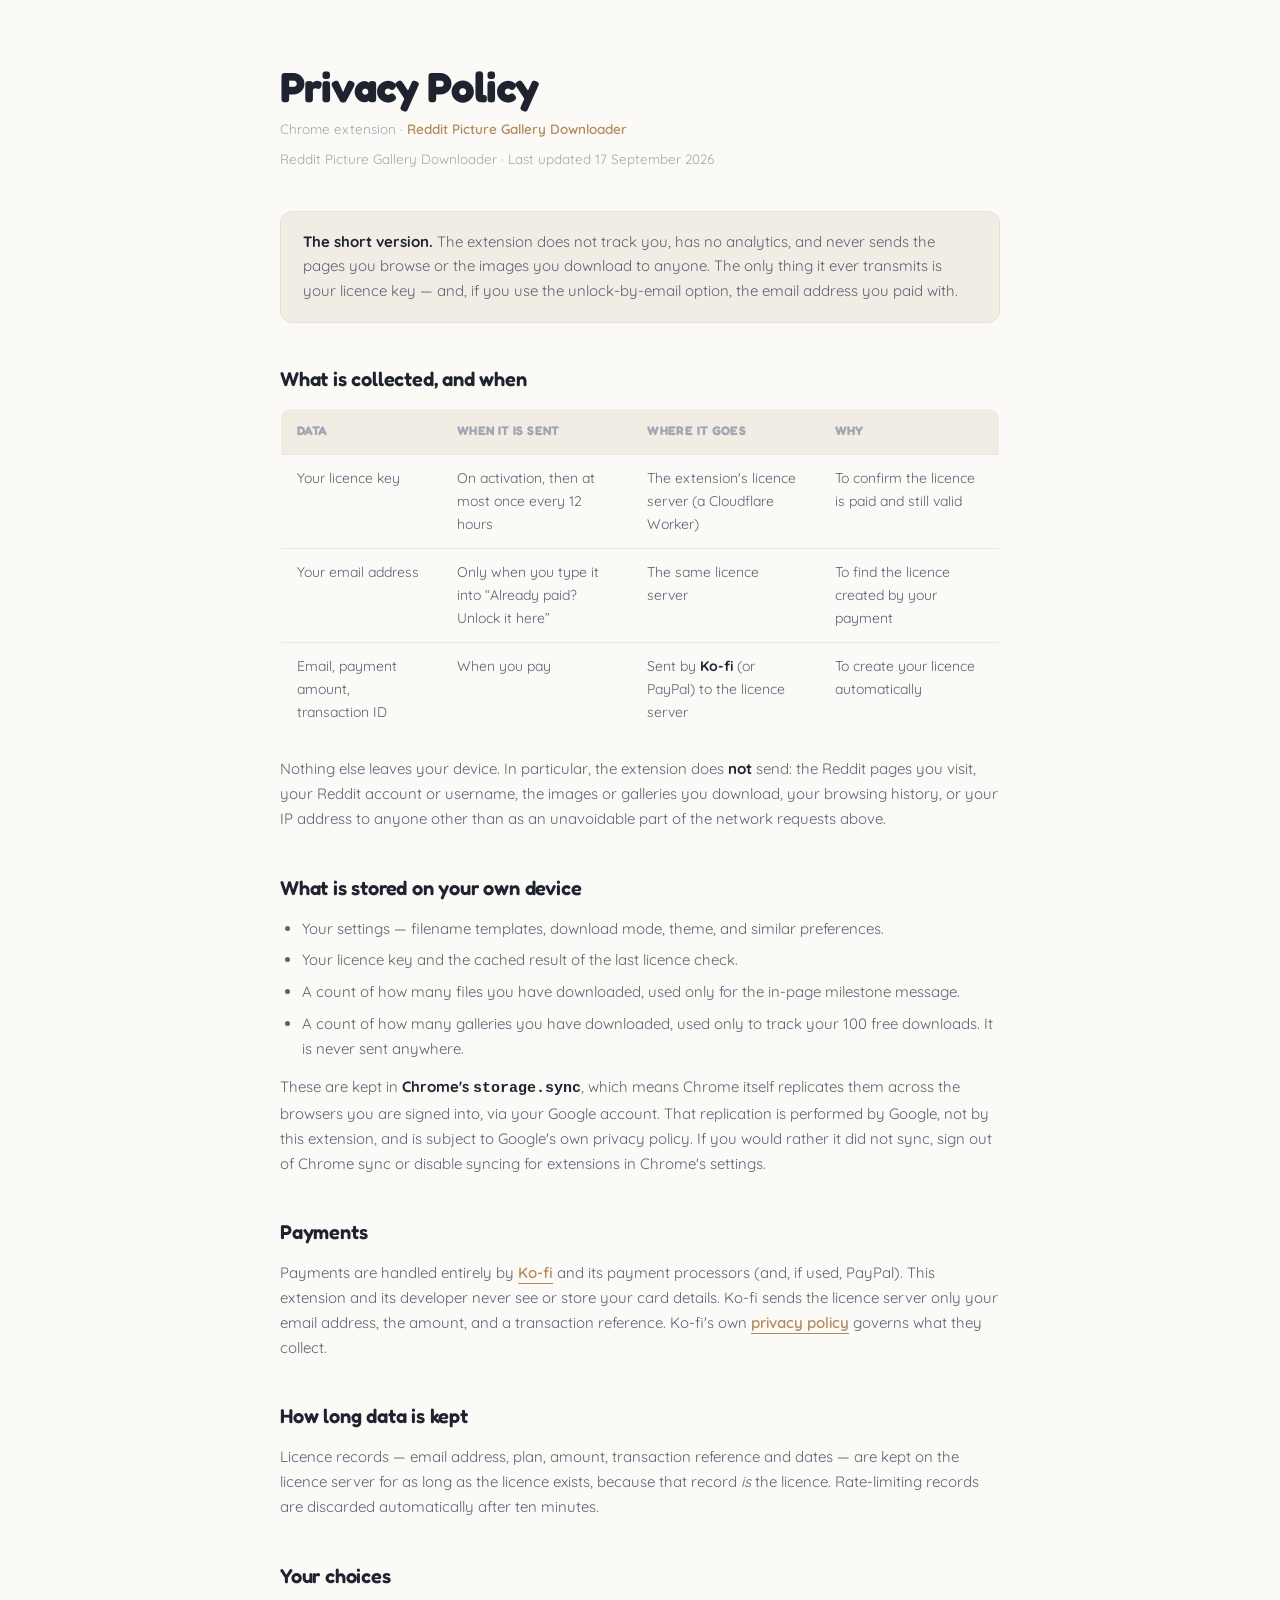
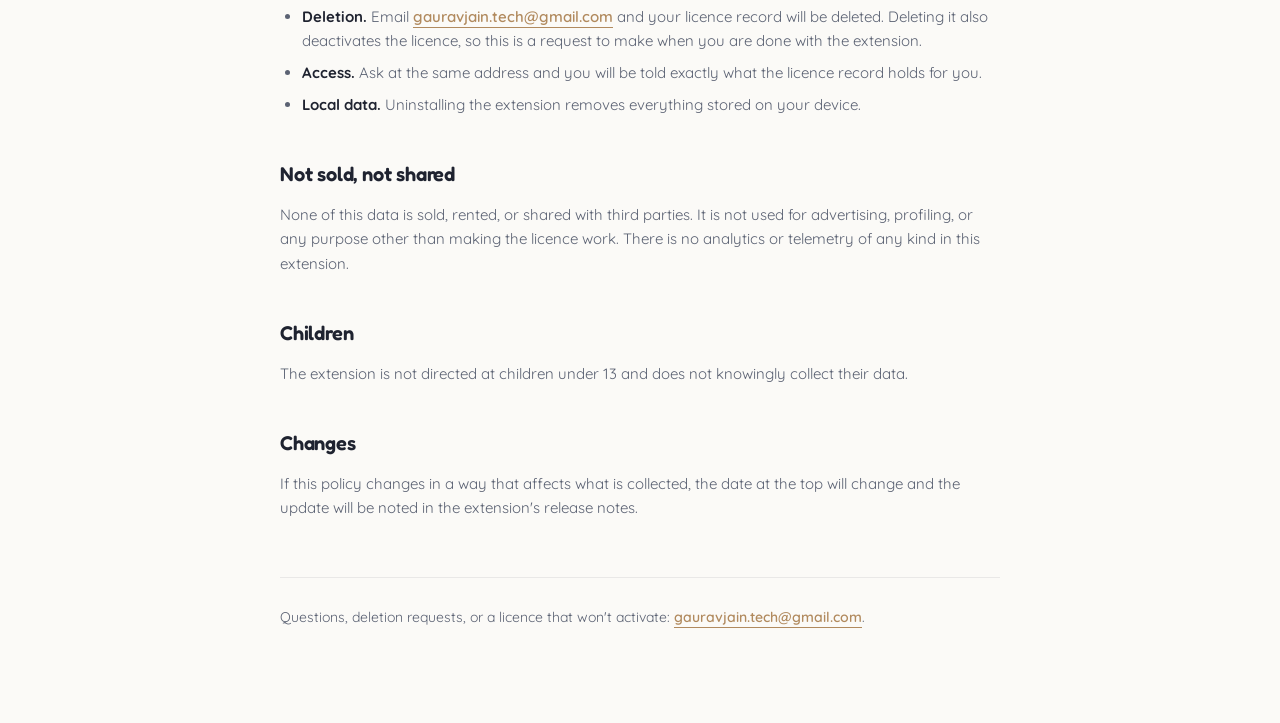
<file: docs/index.html>
<!DOCTYPE html>
<html lang="en">

<head>
    <meta charset="UTF-8">
    <meta name="viewport" content="width=device-width, initial-scale=1">
    <title>Privacy Policy · Reddit Picture Gallery Downloader</title>
    <link rel="preconnect" href="https://fonts.googleapis.com">
    <link rel="preconnect" href="https://fonts.gstatic.com" crossorigin>
    <link rel="stylesheet" href="https://fonts.googleapis.com/css2?family=Fredoka:wght@400;600;700&family=Quicksand:wght@400;600;700&display=swap">
    <style>
        :root {
            --bg-main: #fbfaf7;
            --bg-soft: #f1ede4;
            --text-primary: #1f2330;
            --text-secondary: #5b6273;
            --text-tertiary: #a1a6b3;
            --border-color: #e6e0d4;
            --hairline: rgba(31, 35, 48, 0.08);
            --accent: #b18a5e;
        }

        @media (prefers-color-scheme: dark) {
            :root {
                --bg-main: #22222a;
                --bg-soft: #2d2d36;
                --text-primary: #f5f4f0;
                --text-secondary: #c0bdb6;
                --text-tertiary: #8b8881;
                --border-color: #3a3a44;
                --hairline: rgba(255, 255, 255, 0.08);
                --accent: #dbb481;
            }
        }

        * { box-sizing: border-box; }
        html, body { margin: 0; padding: 0; }

        body {
            font-family: 'Quicksand', -apple-system, BlinkMacSystemFont, "Segoe UI", Roboto, Helvetica, sans-serif;
            min-height: 100vh;
            color: var(--text-primary);
            background-color: var(--bg-main);
            -webkit-font-smoothing: antialiased;
            line-height: 1.65;
            padding: 64px 6% 96px 6%;
        }

        .page-wrapper { max-width: 720px; margin: 0 auto; }

        h1 {
            margin: 0 0 8px 0;
            font-family: 'Fredoka', 'Quicksand', sans-serif;
            font-size: clamp(30px, 4.4vw, 42px);
            font-weight: 700;
            letter-spacing: -0.02em;
            line-height: 1.1;
        }
        .updated { color: var(--text-tertiary); font-size: 13.5px; margin: 0 0 40px 0; }

        h2 {
            margin: 40px 0 12px 0;
            font-family: 'Fredoka', 'Quicksand', sans-serif;
            font-size: 20px;
            font-weight: 600;
            letter-spacing: -0.01em;
        }

        p, li { font-size: 15px; color: var(--text-secondary); }
        p { margin: 0 0 14px 0; }
        ul { margin: 0 0 14px 0; padding-left: 22px; }
        li { margin-bottom: 7px; }
        strong { color: var(--text-primary); }

        a {
            color: var(--accent);
            font-weight: 600;
            text-decoration: none;
            border-bottom: 1.5px solid var(--accent);
            padding-bottom: 1px;
        }
        a:hover { opacity: 0.7; }

        table {
            width: 100%;
            border-collapse: collapse;
            font-size: 14px;
            margin: 0 0 20px 0;
            border: 1px solid var(--border-color);
            border-radius: 10px;
            overflow: hidden;
        }
        th, td { padding: 12px 16px; text-align: left; border-bottom: 1px solid var(--hairline); vertical-align: top; }
        th {
            background: var(--bg-soft);
            font-family: 'Fredoka', 'Quicksand', sans-serif;
            font-size: 12.5px;
            text-transform: uppercase;
            letter-spacing: 0.03em;
            color: var(--text-tertiary);
        }
        td { color: var(--text-secondary); }
        tbody tr:last-child td { border-bottom: none; }

        .callout {
            background: var(--bg-soft);
            border: 1px solid var(--border-color);
            border-radius: 12px;
            padding: 18px 22px;
            margin: 0 0 24px 0;
        }
        .callout p:last-child { margin-bottom: 0; }

        footer {
            margin-top: 56px;
            padding-top: 28px;
            border-top: 1px solid var(--hairline);
            font-size: 14px;
            color: var(--text-secondary);
        }

        @media (max-width: 600px) { body { padding: 36px 6% 64px 6%; } }
    </style>
</head>

<body>
    <div class="page-wrapper">

        <h1>Privacy Policy</h1>
        <p class="updated" style="margin-bottom:8px">Chrome extension &middot; <a href="https://chrome.google.com/webstore/devconsole" style="border:none">Reddit Picture Gallery Downloader</a></p>
        <p class="updated">Reddit Picture Gallery Downloader · Last updated 17 September 2026</p>

        <div class="callout">
            <p><strong>The short version.</strong> The extension does not track you, has no analytics, and never sends the pages you browse or the images you download to anyone. The only thing it ever transmits is your licence key — and, if you use the unlock-by-email option, the email address you paid with.</p>
        </div>

        <h2>What is collected, and when</h2>

        <table>
            <thead>
                <tr><th>Data</th><th>When it is sent</th><th>Where it goes</th><th>Why</th></tr>
            </thead>
            <tbody>
                <tr>
                    <td>Your licence key</td>
                    <td>On activation, then at most once every 12 hours</td>
                    <td>The extension's licence server (a Cloudflare Worker)</td>
                    <td>To confirm the licence is paid and still valid</td>
                </tr>
                <tr>
                    <td>Your email address</td>
                    <td>Only when you type it into “Already paid? Unlock it here”</td>
                    <td>The same licence server</td>
                    <td>To find the licence created by your payment</td>
                </tr>
                <tr>
                    <td>Email, payment amount, transaction ID</td>
                    <td>When you pay</td>
                    <td>Sent by <strong>Ko-fi</strong> (or PayPal) to the licence server</td>
                    <td>To create your licence automatically</td>
                </tr>
            </tbody>
        </table>

        <p>Nothing else leaves your device. In particular, the extension does <strong>not</strong> send: the Reddit pages you visit, your Reddit account or username, the images or galleries you download, your browsing history, or your IP address to anyone other than as an unavoidable part of the network requests above.</p>

        <h2>What is stored on your own device</h2>
        <ul>
            <li>Your settings — filename templates, download mode, theme, and similar preferences.</li>
            <li>Your licence key and the cached result of the last licence check.</li>
            <li>A count of how many files you have downloaded, used only for the in-page milestone message.</li>
            <li>A count of how many galleries you have downloaded, used only to track your 100 free downloads. It is never sent anywhere.</li>
        </ul>
        <p>These are kept in <strong>Chrome's <code>storage.sync</code></strong>, which means Chrome itself replicates them across the browsers you are signed into, via your Google account. That replication is performed by Google, not by this extension, and is subject to Google's own privacy policy. If you would rather it did not sync, sign out of Chrome sync or disable syncing for extensions in Chrome's settings.</p>

        <h2>Payments</h2>
        <p>Payments are handled entirely by <a href="https://ko-fi.com" target="_blank" rel="noopener">Ko-fi</a> and its payment processors (and, if used, PayPal). This extension and its developer never see or store your card details. Ko-fi sends the licence server only your email address, the amount, and a transaction reference. Ko-fi's own <a href="https://more.ko-fi.com/privacy" target="_blank" rel="noopener">privacy policy</a> governs what they collect.</p>

        <h2>How long data is kept</h2>
        <p>Licence records — email address, plan, amount, transaction reference and dates — are kept on the licence server for as long as the licence exists, because that record <em>is</em> the licence. Rate-limiting records are discarded automatically after ten minutes.</p>

        <h2>Your choices</h2>
        <ul>
            <li><strong>Deletion.</strong> Email <a href="mailto:gauravjain.tech@gmail.com">gauravjain.tech@gmail.com</a> and your licence record will be deleted. Deleting it also deactivates the licence, so this is a request to make when you are done with the extension.</li>
            <li><strong>Access.</strong> Ask at the same address and you will be told exactly what the licence record holds for you.</li>
            <li><strong>Local data.</strong> Uninstalling the extension removes everything stored on your device.</li>
        </ul>

        <h2>Not sold, not shared</h2>
        <p>None of this data is sold, rented, or shared with third parties. It is not used for advertising, profiling, or any purpose other than making the licence work. There is no analytics or telemetry of any kind in this extension.</p>

        <h2>Children</h2>
        <p>The extension is not directed at children under 13 and does not knowingly collect their data.</p>

        <h2>Changes</h2>
        <p>If this policy changes in a way that affects what is collected, the date at the top will change and the update will be noted in the extension's release notes.</p>

        <footer>
            Questions, deletion requests, or a licence that won't activate:
            <a href="mailto:gauravjain.tech@gmail.com">gauravjain.tech@gmail.com</a>.
        </footer>

    </div>
</body>

</html>
</file>
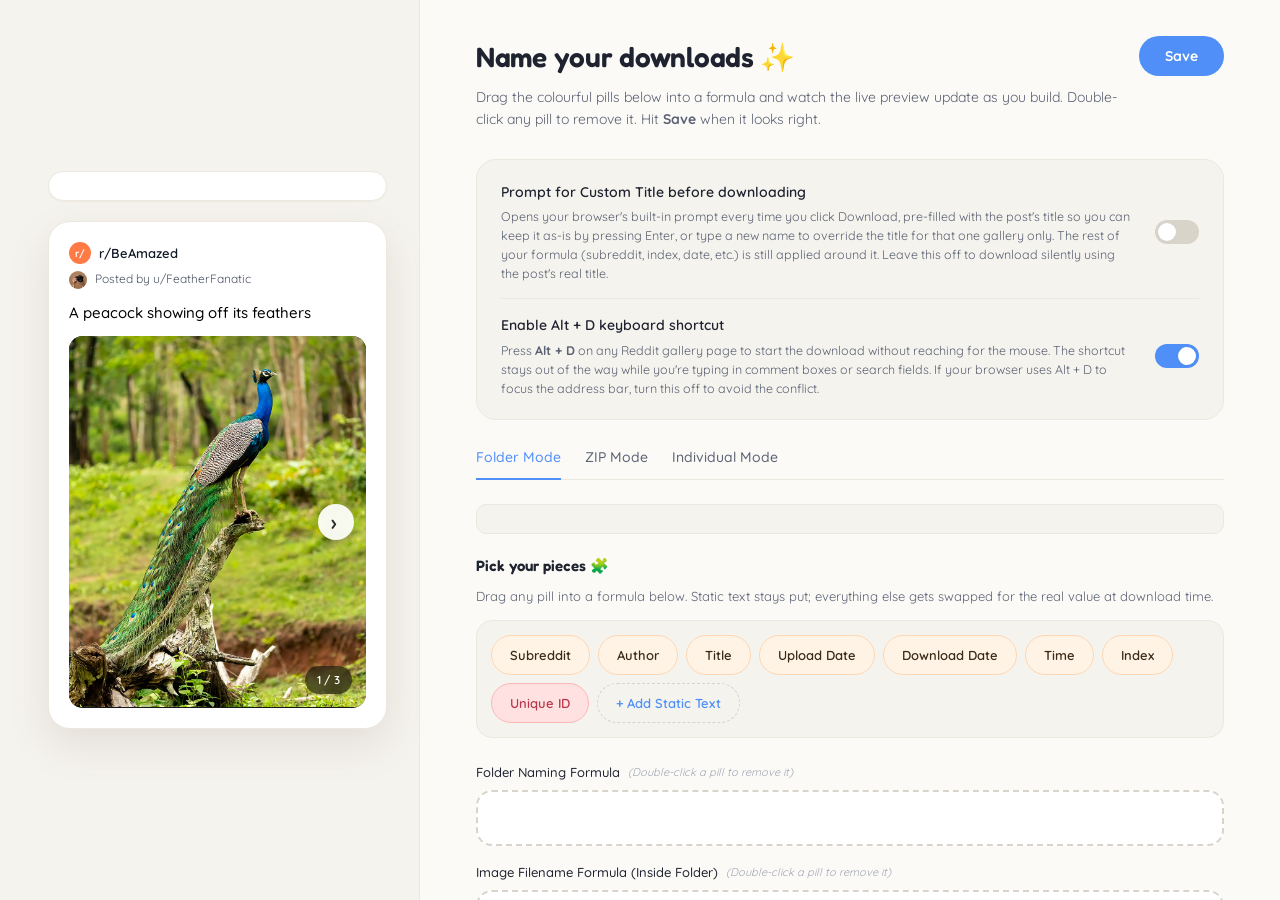
<file: options.html>
<!DOCTYPE html>
<html lang="en">
<head>
    <meta charset="UTF-8">
    <title>Reddit Gallery Downloader - Configuration</title>
    <link rel="preconnect" href="https://fonts.googleapis.com">
    <link rel="preconnect" href="https://fonts.gstatic.com" crossorigin>
    <link href="https://fonts.googleapis.com/css2?family=Quicksand:wght@400;500;600;700&family=Fredoka:wght@500;600;700&display=swap" rel="stylesheet">
    <link rel="stylesheet" href="options.css">
    <script src="Sortable.min.js"></script>
</head>
<body>
    <!-- Confirmation modal (used for reset, etc.) -->
    <div id="confirm-overlay" class="confirm-overlay">
        <div class="confirm-dialog">
            <h3 id="confirm-title">Are you sure?</h3>
            <p id="confirm-message">This action cannot be undone.</p>
            <div class="confirm-actions">
                <button id="confirm-cancel" class="confirm-cancel" type="button">Cancel</button>
                <button id="confirm-ok" class="confirm-danger" type="button">Confirm</button>
            </div>
        </div>
    </div>

    <div id="toast" class="toast">
        <span class="toast-icon">
            <svg viewBox="0 0 24 24" fill="none" stroke="currentColor" stroke-width="3" stroke-linecap="round" stroke-linejoin="round">
                <polyline points="20 6 9 17 4 12"></polyline>
            </svg>
        </span>
        <span class="toast-text">Notification text goes here</span>
    </div>

    <div class="split-layout">
        <!-- Left Side: Live preview (above) + mock post carousel (below) -->
        <div class="left-panel">
            <!-- Tree-style preview of every file the current formula would produce, populated by options.js. -->
            <div class="preview-summary" id="preview-summary"></div>

            <div class="mock-post-card">
                <div class="mock-header">
                    <div class="community-wrapper">
                        <div class="com-icon-css">r/</div>
                        <span class="mock-sub">r/BeAmazed</span>
                    </div>
                    <div class="user-wrapper">
                        <img src="user_dummy.jpg" alt="u/FeatherFanatic" class="user-pic">
                        <span class="mock-author">Posted by u/FeatherFanatic</span>
                    </div>
                </div>
                <div class="mock-title">A peacock showing off its feathers</div>
                <div class="mock-gallery">
                    <div class="gallery-track" id="gallery-track">
                        <img src="peacock.jpg" alt="Peacock 1" class="gallery-img">
                        <img src="peacock2.jpg" alt="Peacock 2" class="gallery-img" data-fallback="peacock.jpg">
                        <img src="peacock3.jpg" alt="Peacock 3" class="gallery-img" data-fallback="peacock.jpg">
                    </div>
                    <button class="gallery-nav gallery-prev" type="button" aria-label="Previous image">‹</button>
                    <button class="gallery-nav gallery-next" type="button" aria-label="Next image">›</button>
                    <div class="gallery-counter" id="gallery-counter">1 / 3</div>
                </div>
            </div>
        </div>

        <!-- Right Side: Builder Panel -->
        <div class="right-panel">
            <div class="header-row">
                <div>
                    <h1>Name your downloads ✨</h1>
                    <p>Drag the colourful pills below into a formula and watch the live preview update as you build. Double-click any pill to remove it. Hit <strong>Save</strong> when it looks right.</p>
                </div>
                <div class="save-wrapper">
                    <button id="save-configuration-btn" class="action-btn" type="button">
                        <svg class="check-icon" viewBox="0 0 24 24" fill="none" stroke="currentColor" stroke-width="3" stroke-linecap="round" stroke-linejoin="round">
                            <polyline points="20 6 9 17 4 12"></polyline>
                        </svg>
                        <span class="label-default">Save</span>
                        <span class="label-saved">Saved</span>
                    </button>
                </div>
            </div>

            <!-- Download Behavior Settings -->
            <div class="behavior-settings section">
                <div class="toggle-group">
                    <div class="toggle-text">
                        <label class="toggle-title">Prompt for Custom Title before downloading</label>
                        <span class="toggle-desc">Opens your browser's built-in prompt every time you click Download, pre-filled with the post's title so you can keep it as-is by pressing Enter, or type a new name to override the title for that one gallery only. The rest of your formula (subreddit, index, date, etc.) is still applied around it. Leave this off to download silently using the post's real title.</span>
                    </div>
                    <label class="switch">
                        <input type="checkbox" id="prompt-title-toggle">
                        <span class="slider round"></span>
                    </label>
                </div>
                <div class="toggle-group" style="margin-top: 16px;">
                    <div class="toggle-text">
                        <label class="toggle-title">Enable Alt + D keyboard shortcut</label>
                        <span class="toggle-desc">Press <strong>Alt + D</strong> on any Reddit gallery page to start the download without reaching for the mouse. The shortcut stays out of the way while you're typing in comment boxes or search fields. If your browser uses Alt + D to focus the address bar, turn this off to avoid the conflict.</span>
                    </div>
                    <label class="switch">
                        <input type="checkbox" id="keyboard-shortcut-toggle" checked>
                        <span class="slider round"></span>
                    </label>
                </div>
            </div>

            <!-- Mode Selector Tabs -->
            <div class="tabs">
                <button class="tab-link active" data-mode="folder">Folder Mode</button>
                <button class="tab-link" data-mode="zip">ZIP Mode</button>
                <button class="tab-link" data-mode="individual">Individual Mode</button>
            </div>

            <!-- Mode-specific explainer. Content swapped by options.js when the active tab changes. -->
            <div class="mode-description" id="mode-description"></div>

            <!-- Unified Variable Toolbox -->
            <div class="section">
                <h2>Pick your pieces 🧩</h2>
                <p class="section-helper">Drag any pill into a formula below. Static text stays put; everything else gets swapped for the real value at download time.</p>
                <div id="toolbox" class="pill-container toolbox-container">
                    <div class="pill" data-type="subreddit">Subreddit</div>
                    <div class="pill" data-type="author">Author</div>
                    <div class="pill" data-type="title">Title</div>
                    <div class="pill" data-type="upload_date">Upload Date</div>
                    <div class="pill" data-type="dl_date">Download Date</div>
                    <div class="pill" data-type="time">Time</div>
                    <div class="pill" data-type="index">Index</div>
                    <div class="pill unique-id" data-type="unique_id">Unique ID</div>
                    <div id="add-static-text-btn" class="pill custom-text-pill">+ Add Static Text</div>
                </div>
            </div>

            <!-- Tab Panels per mode -->
            <div class="panels-container">
                <!-- FOLDER MODE -->
                <div class="panel active" id="panel-folder">
                    <div class="builder-group">
                        <label>Folder Naming Formula <span class="helper-text">(Double-click a pill to remove it)</span></label>
                        <div id="dropzone-folder-folder" class="pill-container drop-area"></div>
                    </div>
                    <div class="builder-group">
                        <label>Image Filename Formula (Inside Folder) <span class="helper-text">(Double-click a pill to remove it)</span></label>
                        <div id="dropzone-folder-image" class="pill-container drop-area"></div>
                    </div>

                    <hr class="section-divider">

                    <div class="fallback-logic">
                        <div class="rule-group">
                            <label>If path length exceeds limits</label>
                            <select id="truncate-rule-folder">
                                <option value="auto">Automatically Truncate Name to Max Length</option>
                                <option value="prompt">Ask User and Halt Download</option>
                            </select>
                        </div>
                        <div class="rule-group">
                            <label>If Title is missing<span class="info-icon" data-tooltip="Posts without a real title (or that look like default Reddit boilerplate) trigger this rule. Choose a placeholder string or omit the Title pill entirely from the name.">?</span></label>
                            <select id="missing-title-rule-folder">
                                <option value="omit">Omit title from name</option>
                                <option value="placeholder">Use a placeholder</option>
                            </select>
                            <input type="text" id="placeholder-text-folder" class="placeholder-input" placeholder="No Title (default if blank)" maxlength="80" />
                        </div>
                        <div class="rule-group">
                            <label>For single-image galleries<span class="info-icon" data-tooltip="When a post has just one image, the Index pill is normally hidden. Choose 'Always add index' if you want '01' on single-image galleries too.">?</span></label>
                            <select id="single-file-index-folder">
                                <option value="never">Don't add index</option>
                                <option value="always">Always add index</option>
                            </select>
                        </div>
                    </div>
                </div>

                <!-- ZIP MODE -->
                <div class="panel" id="panel-zip">
                    <div class="builder-group">
                        <label>ZIP Archive Naming Formula <span class="helper-text">(Double-click a pill to remove it)</span></label>
                        <div id="dropzone-zip-archive" class="pill-container drop-area"></div>
                    </div>
                    <div class="builder-group">
                        <label>Image Filename Formula (Inside ZIP) <span class="helper-text">(Double-click a pill to remove it)</span></label>
                        <div id="dropzone-zip-image" class="pill-container drop-area"></div>
                    </div>

                    <hr class="section-divider">

                    <div class="fallback-logic">
                        <div class="rule-group">
                            <label>If path length exceeds limits</label>
                            <select id="truncate-rule-zip">
                                <option value="auto">Automatically Truncate ZIP Name to Max Length</option>
                                <option value="prompt">Ask User and Halt Download</option>
                            </select>
                        </div>
                        <div class="rule-group">
                            <label>If Title is missing<span class="info-icon" data-tooltip="Posts without a real title (or that look like default Reddit boilerplate) trigger this rule. Choose a placeholder string or omit the Title pill entirely from the name.">?</span></label>
                            <select id="missing-title-rule-zip">
                                <option value="omit">Omit title from name</option>
                                <option value="placeholder">Use a placeholder</option>
                            </select>
                            <input type="text" id="placeholder-text-zip" class="placeholder-input" placeholder="No Title (default if blank)" maxlength="80" />
                        </div>
                        <div class="rule-group">
                            <label>For single-image galleries<span class="info-icon" data-tooltip="When a post has just one image, the Index pill is normally hidden. Choose 'Always add index' if you want '01' on single-image galleries too.">?</span></label>
                            <select id="single-file-index-zip">
                                <option value="never">Don't add index</option>
                                <option value="always">Always add index</option>
                            </select>
                        </div>
                    </div>
                </div>

                <!-- INDIVIDUAL MODE -->
                <div class="panel" id="panel-individual">
                    <div class="builder-group">
                        <label>Image Filename Formula <span class="helper-text">(Double-click a pill to remove it)</span></label>
                        <div id="dropzone-individual" class="pill-container drop-area"></div>
                    </div>

                    <hr class="section-divider">

                    <div class="fallback-logic">
                        <div class="rule-group">
                            <label>If filename exceeds limits</label>
                            <select id="truncate-rule-individual">
                                <option value="auto">Automatically Truncate Image Name to Max Length</option>
                                <option value="prompt">Ask User and Halt Download</option>
                            </select>
                        </div>
                        <div class="rule-group">
                            <label>If Title is missing<span class="info-icon" data-tooltip="Posts without a real title (or that look like default Reddit boilerplate) trigger this rule. Choose a placeholder string or omit the Title pill entirely from the name.">?</span></label>
                            <select id="missing-title-rule-individual">
                                <option value="omit">Omit title from name</option>
                                <option value="placeholder">Use a placeholder</option>
                            </select>
                            <input type="text" id="placeholder-text-individual" class="placeholder-input" placeholder="No Title (default if blank)" maxlength="80" />
                        </div>
                        <div class="rule-group">
                            <label>For single-image galleries<span class="info-icon" data-tooltip="When a post has just one image, the Index pill is normally hidden. Choose 'Always add index' if you want '01' on single-image galleries too.">?</span></label>
                            <select id="single-file-index-individual">
                                <option value="never">Don't add index</option>
                                <option value="always">Always add index</option>
                            </select>
                        </div>
                    </div>
                </div>
            </div>

            <!-- Element Format Options -->
            <div class="format-options-section">
                <h2>Format tweaks 🎨</h2>
                <p class="section-helper">These control how each pill above is formatted when it lands in your filename.</p>
                <div class="format-settings">
                    <div class="setting-group">
                        <label>Folder Separator<span class="info-icon" data-tooltip="Used inside folder and ZIP archive names to join elements like Subreddit, Author, etc.">?</span></label>
                        <select id="folder-separator-select">
                            <option value="space">Space (   )</option>
                            <option value="underscore">Underscore ( _ )</option>
                            <option value="dash">Dash ( - )</option>
                            <option value="none">None (Merged)</option>
                        </select>
                    </div>
                    <div class="setting-group">
                        <label>Element Separation Character<span class="info-icon" data-tooltip="Joins the elements inside an image filename — e.g., between Title and Index. Static text pills are placed without extra separators on either side.">?</span></label>
                        <select id="file-separator-select">
                            <option value="space">Space (   )</option>
                            <option value="underscore">Underscore ( _ )</option>
                            <option value="dash">Dash ( - )</option>
                            <option value="none">None (Merged)</option>
                        </select>
                    </div>
                    <div class="setting-group">
                        <label>Title Case<span class="info-icon" data-tooltip="Transforms the post title's letter case before it lands in the filename. Applies only to the Title pill — other elements like Subreddit and Author are untouched.">?</span></label>
                        <select id="title-case-select">
                            <option value="original">Keep Original</option>
                            <option value="lower">lowercase</option>
                            <option value="upper">UPPERCASE</option>
                            <option value="title">Title Case</option>
                            <option value="sentence">Sentence case</option>
                        </select>
                    </div>
                    <div class="setting-group">
                        <label>Title Space Options<span class="info-icon" data-tooltip="Controls how spaces inside the post title are replaced. 'Match Element Separator' uses the same character as everything else; 'Keep spaces' preserves the original spacing.">?</span></label>
                        <select id="title-space-select">
                            <option value="default">Match Element Separator</option>
                            <option value="keep">Keep spaces in title</option>
                            <option value="underscore">Underscore ( _ )</option>
                            <option value="dash">Dash ( - )</option>
                            <option value="none">None (Merged)</option>
                        </select>
                    </div>
                    <div class="setting-group">
                        <label>Index Format</label>
                        <select id="index-format-select">
                            <option value="standard">01 (Standard)</option>
                            <option value="parentheses">(01) (Parentheses)</option>
                            <option value="brackets">[01] (Brackets)</option>
                        </select>
                    </div>
                    <div class="setting-group">
                        <label>Date Format<span class="info-icon" data-tooltip="Order of year, month, and day. The character between them is set by the Date Separator dropdown below.">?</span></label>
                        <select id="date-format-select">
                            <option value="yyyy-mm-dd">Year, Month, Day</option>
                            <option value="dd-mm-yyyy">Day, Month, Year</option>
                            <option value="dd-mm-yy">Day, Month, Year (2-digit year)</option>
                            <option value="mm-dd-yyyy">Month, Day, Year</option>
                            <option value="mm-dd-yy">Month, Day, Year (2-digit year)</option>
                        </select>
                    </div>
                    <div class="setting-group">
                        <label>Date Separator</label>
                        <select id="date-separator-select">
                            <option value="dash">Dash ( - )</option>
                            <option value="underscore">Underscore ( _ )</option>
                            <option value="dot">Dot ( . )</option>
                            <option value="space">Space (   )</option>
                            <option value="none">None (Merged)</option>
                        </select>
                    </div>
                    <div class="setting-group">
                        <label>Time Format<span class="info-icon" data-tooltip="The character between hour, minute, and second comes from the Element Separation Character above. AM/PM is appended for 12-hour mode.">?</span></label>
                        <select id="time-format-select">
                            <option value="24h">24-hour clock</option>
                            <option value="12h">12-hour clock with AM/PM</option>
                        </select>
                    </div>
                    <div class="setting-group">
                        <label>Unique ID Format<span class="info-icon" data-tooltip="Format of the random ID generated when you drop the Unique ID pill into a formula. Useful for guaranteeing every download has a different name.">?</span></label>
                        <select id="id-format-select">
                            <option value="hex">Hex 6 (a1b2c3)</option>
                            <option value="hex8">Hex 8 (a1b2c3d4)</option>
                            <option value="numeric">Numeric 6 (987654)</option>
                            <option value="numeric8">Numeric 8 (12345678)</option>
                            <option value="alpha6">Alphanumeric (k7p2m9)</option>
                            <option value="letters">Letters (xKjPqM)</option>
                            <option value="timestamp">Unix timestamp (1733123456)</option>
                        </select>
                    </div>
                </div>
            </div>

            <!-- Advanced Tools -->
            <div class="tools-section">
                <h2>Backup &amp; reset 💾</h2>
                <p class="section-helper">Save your setup to a file, share it across machines, or roll back to defaults if something gets weird.</p>
                <div class="tools-row">
                    <button id="export-btn" class="tool-btn" type="button">
                        <svg viewBox="0 0 24 24" fill="none" stroke="currentColor" stroke-width="2" stroke-linecap="round" stroke-linejoin="round"><path d="M21 15v4a2 2 0 0 1-2 2H5a2 2 0 0 1-2-2v-4"/><polyline points="7 10 12 15 17 10"/><line x1="12" y1="15" x2="12" y2="3"/></svg>
                        Export Settings
                    </button>
                    <button id="import-btn" class="tool-btn" type="button">
                        <svg viewBox="0 0 24 24" fill="none" stroke="currentColor" stroke-width="2" stroke-linecap="round" stroke-linejoin="round"><path d="M21 15v4a2 2 0 0 1-2 2H5a2 2 0 0 1-2-2v-4"/><polyline points="17 8 12 3 7 8"/><line x1="12" y1="3" x2="12" y2="15"/></svg>
                        Import Settings
                    </button>
                    <input type="file" id="import-file-input" accept="application/json,.json" style="display:none" />
                    <button id="reset-btn" class="tool-btn tool-btn-danger" type="button">
                        <svg viewBox="0 0 24 24" fill="none" stroke="currentColor" stroke-width="2" stroke-linecap="round" stroke-linejoin="round"><polyline points="1 4 1 10 7 10"/><path d="M3.51 15a9 9 0 1 0 2.13-9.36L1 10"/></svg>
                        Reset to Defaults
                    </button>
                </div>
            </div>

        </div>
    </div>
    <script src="options.js"></script>
</body>
</html>
</file>
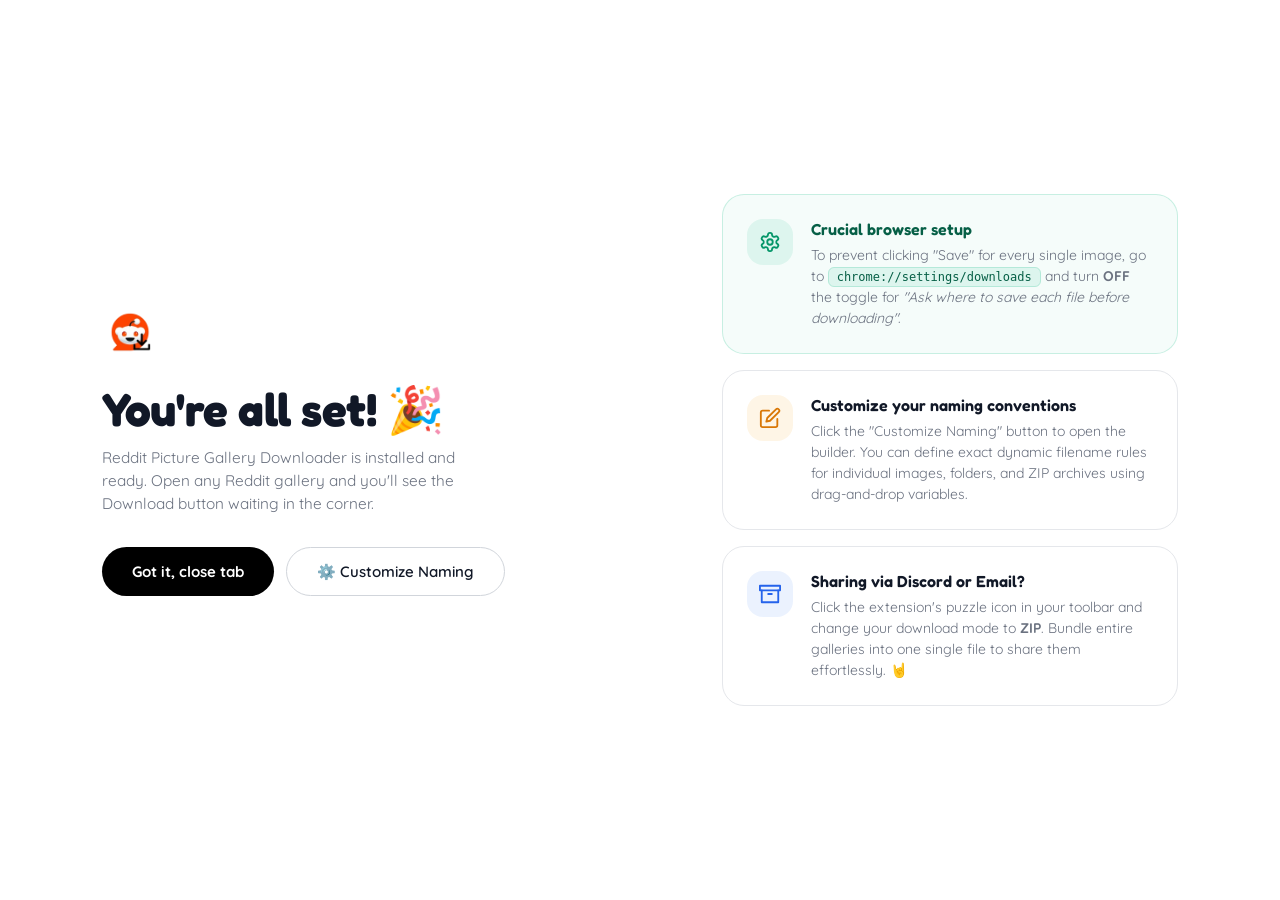
<file: welcome.html>
<!DOCTYPE html>
<html lang="en">

<head>
    <meta charset="UTF-8">
    <title>Welcome!</title>
    <link rel="icon" type="image/png" sizes="48x48" href="icon48.png">
    <link rel="shortcut icon" type="image/png" href="icon128.png">
    <link rel="preconnect" href="https://fonts.googleapis.com">
    <link rel="preconnect" href="https://fonts.gstatic.com" crossorigin>
    <link href="https://fonts.googleapis.com/css2?family=Quicksand:wght@400;500;600;700&family=Fredoka:wght@500;600;700&display=swap" rel="stylesheet">
    <script src="welcome.js"></script>
    <style>
        :root {
            /* Pure Unified Light Theme */
            --bg-main: #FFFFFF;
            --text-primary: #111827;
            --text-secondary: #6B7280;
            --border-color: #E5E7EB;
            --border-hover: #D1D5DB;
            
            --accent-primary: #000000;
            --accent-primary-text: #FFFFFF;
            
            /* Card Icon Colors */
            --icon-setup-bg: rgba(16, 185, 129, 0.1);
            --icon-setup-color: #059669;
            --icon-name-bg: rgba(245, 158, 11, 0.1);
            --icon-name-color: #D97706;
            --icon-zip-bg: rgba(59, 130, 246, 0.1);
            --icon-zip-color: #2563EB;
            --icon-paint-bg: rgba(139, 92, 246, 0.1);
            --icon-paint-color: #7C3AED;
            
            --success-bg: rgba(16, 185, 129, 0.04);
            --success-border: rgba(16, 185, 129, 0.2);
            --success-text: #065F46;
        }

        @media (prefers-color-scheme: dark) {
            :root {
                /* Pure Unified Dark Theme (Pure Black) */
                --bg-main: #000000;
                --text-primary: #F9FAFB;
                --text-secondary: #9CA3AF;
                --border-color: #27272A;
                --border-hover: #3F3F46;
                
                --accent-primary: #FFFFFF;
                --accent-primary-text: #000000;
                
                /* Card Icon Colors */
                --icon-setup-bg: rgba(52, 211, 153, 0.1);
                --icon-setup-color: #34D399;
                --icon-name-bg: rgba(251, 191, 36, 0.1);
                --icon-name-color: #FBBF24;
                --icon-zip-bg: rgba(96, 165, 250, 0.1);
                --icon-zip-color: #60A5FA;
                --icon-paint-bg: rgba(167, 139, 250, 0.1);
                --icon-paint-color: #A78BFA;

                --success-bg: rgba(16, 185, 129, 0.05);
                --success-border: rgba(52, 211, 153, 0.2);
                --success-text: #34D399;
            }
        }

        * { box-sizing: border-box; }

        body {
            font-family: 'Quicksand', -apple-system, BlinkMacSystemFont, "Segoe UI", Roboto, Helvetica, sans-serif;
            margin: 0;
            padding: 0;
            height: 100vh;
            width: 100%;
            overflow: hidden;
            color: var(--text-primary);
            background-color: var(--bg-main);
            -webkit-font-smoothing: antialiased;
        }

        .layout-wrapper { display: flex; width: 100%; height: 100%; }

        .hero-section {
            flex: 1;
            display: flex;
            flex-direction: column;
            justify-content: center;
            padding: 0 8%;
            /* Removed the border-right to make it completely seamless */
        }

        .hero-icon { width: 56px; height: 56px; margin-bottom: 24px; border-radius: 12px; }
        h1 { margin: 0 0 12px 0; font-family: 'Fredoka', 'Quicksand', sans-serif; font-size: clamp(30px, 3.6vw, 46px); font-weight: 700; letter-spacing: -0.01em; line-height: 1.1; }
        .subtitle { color: var(--text-secondary); font-size: clamp(15px, 1.2vw, 18px); max-width: 400px; margin: 0 0 32px 0; line-height: 1.5; }

        .btn-group { display: flex; gap: 12px; flex-wrap: wrap; }

        .primary-btn {
            background: var(--accent-primary); color: var(--accent-primary-text); border: none;
            padding: 14px 30px; border-radius: 999px; font-size: 15px; font-weight: 700; cursor: pointer; transition: transform 0.2s, opacity 0.2s;
            font-family: inherit;
        }
        .primary-btn:hover { opacity: 0.9; transform: translateY(-1px); }

        .secondary-btn {
            background: transparent; color: var(--text-primary); border: 1.5px solid var(--border-hover);
            padding: 14px 30px; border-radius: 999px; font-size: 15px; font-weight: 600; cursor: pointer; transition: all 0.2s;
            font-family: inherit;
        }
        .secondary-btn:hover { background: var(--border-color); }

        .features-section {
            flex: 1.1;
            display: flex;
            flex-direction: column;
            justify-content: center;
            padding: 0 8%;
            gap: 16px;
        }

        .feature-item {
            background: var(--bg-main); border: 1px solid var(--border-color); border-radius: 22px;
            padding: 24px; display: flex; gap: 18px; transition: all 0.2s ease-in-out;
        }
        .feature-item:hover { border-color: var(--border-hover); transform: translateY(-2px); box-shadow: 0 8px 24px rgba(0, 0, 0, 0.04); }

        .feature-item.setup { background: var(--success-bg); border-color: var(--success-border); }
        .feature-item.setup:hover { border-color: var(--success-text); }

        .icon-box { display: flex; align-items: center; justify-content: center; width: 46px; height: 46px; border-radius: 16px; flex-shrink: 0; }
        .icon-box.setup-icon { background: var(--icon-setup-bg); color: var(--icon-setup-color); }
        .icon-box.name-icon { background: var(--icon-name-bg); color: var(--icon-name-color); }
        .icon-box.zip-icon { background: var(--icon-zip-bg); color: var(--icon-zip-color); }
        .icon-box.paint-icon { background: var(--icon-paint-bg); color: var(--icon-paint-color); }

        .content h3 { margin: 0 0 6px 0; font-family: 'Fredoka', 'Quicksand', sans-serif; font-size: 16px; font-weight: 600; letter-spacing: 0; }
        .feature-item.setup .content h3 { color: var(--success-text); }
        .content p { margin: 0; font-size: 14px; color: var(--text-secondary); line-height: 1.5; }

        .badge {
            background: rgba(128, 128, 128, 0.1); color: var(--text-primary); padding: 2px 8px;
            border-radius: 6px; font-family: monospace; font-size: 12px; border: 1px solid rgba(128, 128, 128, 0.2);
        }
        .feature-item.setup .badge { background: var(--icon-setup-bg); color: var(--success-text); border-color: var(--success-border); }

        @media (max-width: 960px) {
            body { overflow-y: auto; }
            .layout-wrapper { flex-direction: column; height: auto; }
            .hero-section { border-bottom: 1px solid var(--border-color); padding: 10% 8%; }
            .features-section { padding: 10% 8%; }
            .primary-btn, .secondary-btn { width: 100%; text-align: center; }
        }
    </style>
</head>

<body>
    <div class="layout-wrapper">
        <div class="hero-section">
            <img src="icon128.png" alt="Extension Icon" class="hero-icon">
            <h1>You're all set! 🎉</h1>
            <p class="subtitle">Reddit Picture Gallery Downloader is installed and ready. Open any Reddit gallery and you'll see the Download button waiting in the corner.</p>
            
            <div class="btn-group">
                <button class="primary-btn" id="closeWelcomeBtn">Got it, close tab</button>
                <button class="secondary-btn" id="customizeNamingBtnWelcome">⚙️ Customize Naming</button>
            </div>
        </div>

        <div class="features-section">
            
            <div class="feature-item setup">
                <div class="icon-box setup-icon">
                    <svg width="22" height="22" viewBox="0 0 24 24" fill="none" stroke="currentColor" stroke-width="2" stroke-linecap="round" stroke-linejoin="round">
                        <path d="M12.22 2h-.44a2 2 0 0 0-2 2v.18a2 2 0 0 1-1 1.73l-.43.25a2 2 0 0 1-2 0l-.15-.08a2 2 0 0 0-2.73.73l-.22.38a2 2 0 0 0 .73 2.73l.15.1a2 2 0 0 1 1 1.72v.51a2 2 0 0 1-1 1.74l-.15.09a2 2 0 0 0-.73 2.73l.22.38a2 2 0 0 0 2.73.73l.15-.08a2 2 0 0 1 2 0l.43.25a2 2 0 0 1 1 1.73V20a2 2 0 0 0 2 2h.44a2 2 0 0 0 2-2v-.18a2 2 0 0 1 1-1.73l.43-.25a2 2 0 0 1 2 0l.15.08a2 2 0 0 0 2.73-.73l.22-.39a2 2 0 0 0-.73-2.73l-.15-.08a2 2 0 0 1-1-1.74v-.5a2 2 0 0 1 1-1.74l.15-.09a2 2 0 0 0 .73-2.73l-.22-.38a2 2 0 0 0-2.73-.73l-.15.08a2 2 0 0 1-2 0l-.43-.25a2 2 0 0 1-1-1.73V4a2 2 0 0 0-2-2z"></path>
                        <circle cx="12" cy="12" r="3"></circle>
                    </svg>
                </div>
                <div class="content">
                    <h3>Crucial browser setup</h3>
                    <p>To prevent clicking "Save" for every single image, go to <span class="badge">chrome://settings/downloads</span> and turn <strong>OFF</strong> the toggle for <em>"Ask where to save each file before downloading"</em>.</p>
                </div>
            </div>

            <!-- NEW: Custom Naming Feature Description -->
            <div class="feature-item">
                <div class="icon-box name-icon">
                    <svg width="22" height="22" viewBox="0 0 24 24" fill="none" stroke="currentColor" stroke-width="2" stroke-linecap="round" stroke-linejoin="round">
                        <path d="M11 4H4a2 2 0 0 0-2 2v14a2 2 0 0 0 2 2h14a2 2 0 0 0 2-2v-7"></path>
                        <path d="M18.5 2.5a2.121 2.121 0 0 1 3 3L12 15l-4 1 1-4 9.5-9.5z"></path>
                    </svg>
                </div>
                <div class="content">
                    <h3>Customize your naming conventions</h3>
                    <p>Click the "Customize Naming" button to open the builder. You can define exact dynamic filename rules for individual images, folders, and ZIP archives using drag-and-drop variables.</p>
                </div>
            </div>

            <div class="feature-item">
                <div class="icon-box zip-icon">
                    <svg width="22" height="22" viewBox="0 0 24 24" fill="none" stroke="currentColor" stroke-width="2" stroke-linecap="round" stroke-linejoin="round">
                        <path d="M21 8v13H3V8"></path><path d="M1 3h22v5H1z"></path><path d="M10 12h4"></path>
                    </svg>
                </div>
                <div class="content">
                    <h3>Sharing via Discord or Email?</h3>
                    <p>Click the extension's puzzle icon in your toolbar and change your download mode to <strong>ZIP</strong>. Bundle entire galleries into one single file to share them effortlessly. 🤘</p>
                </div>
            </div>

        </div>
    </div>
</body>
</html>
</file>
<file: options.css>
/* Quicksand for body, Fredoka for chunky friendly headings — both via the
   <link> in options.html. The local Lexend Deca .ttf was retired with v2.2. */

:root {
    /* Slight warm undertone in the light palette so the page feels softer
       than a pure-white office UI. Kept subtle so contrast stays good. */
    --bg-color: #fbfaf7;
    --bg-elev: #f5f3ee;
    --bg-card: #ffffff;
    --text-primary: #1f2330;
    --text-secondary: #5b6273;
    --text-tertiary: #a1a6b3;
    --border-color: #ece8e0;
    --border-strong: #d9d4ca;

    --google-blue: #4f8ff7;
    --google-blue-hover: #2f6fd6;
    --google-blue-soft: rgba(79, 143, 247, 0.10);
    --google-green: #34c2a3;
    --google-green-soft: rgba(52, 194, 163, 0.16);
    --reddit-orange: #ff7a45;

    --pill-bg: #fff3e6;
    --pill-text: #3a2a18;
    --pill-border: #ffd7b3;
    --pill-hover-bg: #ffe3c7;

    --pill-id-bg: #ffe1e1;
    --pill-id-text: #b9384b;
    --pill-id-border: #ffb6b6;

    --input-bg: #ffffff;
    --shadow-sm: 0 1px 2px rgba(120, 100, 80, 0.05);
    --shadow-md: 0 6px 18px rgba(120, 100, 80, 0.08);
    --shadow-lg: 0 16px 40px rgba(120, 100, 80, 0.14);
}

@media (prefers-color-scheme: dark) {
    :root {
        --bg-color: #1a1a1f;
        --bg-elev: #232329;
        --bg-card: #2a2a31;
        --text-primary: #f5f4f0;
        --text-secondary: #b8b6b0;
        --text-tertiary: #7a7770;
        --border-color: #36363d;
        --border-strong: #4a4a52;

        --google-blue: #8ab4f8;
        --google-blue-hover: #aecbfa;
        --google-blue-soft: rgba(138, 180, 248, 0.14);
        --google-green: #5dd6b9;
        --google-green-soft: rgba(93, 214, 185, 0.18);

        --pill-bg: #3d2f22;
        --pill-text: #ffe4cc;
        --pill-border: #5a4633;
        --pill-hover-bg: #4d3a2a;

        --pill-id-bg: #4a1e26;
        --pill-id-text: #ffb8b8;
        --pill-id-border: #6b2c3a;

        --input-bg: #1f1f24;
        --shadow-sm: 0 1px 2px rgba(0,0,0,0.3);
        --shadow-md: 0 6px 18px rgba(0,0,0,0.4);
        --shadow-lg: 0 16px 40px rgba(0,0,0,0.5);
    }
}

* { box-sizing: border-box; }

body {
    background-color: var(--bg-color);
    color: var(--text-primary);
    font-family: 'Quicksand', -apple-system, BlinkMacSystemFont, "Segoe UI", Roboto, Helvetica, Arial, sans-serif;
    margin: 0;
    padding: 0;
    line-height: 1.55;
    -webkit-font-smoothing: antialiased;
    -moz-osx-font-smoothing: grayscale;
    overflow: hidden;
}

h1 {
    font-family: 'Fredoka', 'Quicksand', sans-serif;
    font-size: 28px;
    font-weight: 600;
    margin: 0 0 8px 0;
    color: var(--text-primary);
    letter-spacing: -0.01em;
}
p { color: var(--text-secondary); margin: 0; font-size: 14px; }
h2 {
    font-family: 'Fredoka', 'Quicksand', sans-serif;
    font-size: 15px;
    letter-spacing: 0;
    color: var(--text-primary);
    margin: 0 0 8px 0;
    font-weight: 600;
    text-transform: none;
}

* { -ms-overflow-style: none; scrollbar-width: thin; scrollbar-color: var(--border-strong) transparent; }
*::-webkit-scrollbar { width: 8px; }
*::-webkit-scrollbar-track { background: transparent; }
*::-webkit-scrollbar-thumb { background: var(--border-strong); border-radius: 4px; }

.section { margin-bottom: 24px; }
.section-helper { font-size: 13px; color: var(--text-secondary); margin: 0 0 14px 0; line-height: 1.55; }

.split-layout { display: flex; width: 100%; height: 100vh; overflow: hidden; }

.left-panel {
    flex: 0 0 420px;
    background-color: var(--bg-elev);
    border-right: 1px solid var(--border-color);
    padding: 32px 32px 32px 48px;
    display: flex;
    flex-direction: column;
    justify-content: center;
    align-items: stretch;
    gap: 16px;
    /* Allow scrolling when the preview tree + carousel exceed the viewport,
       but hide the scrollbar entirely — it looked harsh against the cream bg. */
    overflow-y: auto;
    scrollbar-width: none;
    -ms-overflow-style: none;
}
.left-panel::-webkit-scrollbar { display: none; }

.right-panel {
    flex: 1; display: flex; flex-direction: column; padding: 36px 56px;
    background-color: var(--bg-color);
    overflow-y: auto;
}

.header-row {
    display: flex;
    justify-content: space-between;
    align-items: flex-start;
    margin-bottom: 28px;
    gap: 20px;
}

.save-wrapper { display: flex; align-items: center; gap: 14px; }

.mock-post-card {
    width: 100%; max-width: 380px;
    background-color: #ffffff;
    color: #000000;
    border: 1px solid var(--border-color);
    border-radius: 22px;
    padding: 20px;
    box-shadow: var(--shadow-lg);
}

.mock-header { margin-bottom: 12px; }
.community-wrapper, .user-wrapper { display: flex; align-items: center; gap: 8px; margin-bottom: 6px; }
.com-icon-css { width: 22px; height: 22px; border-radius: 50%; background-color: var(--reddit-orange); color: white; font-size: 10px; font-weight: bold; display: flex; align-items: center; justify-content: center; flex-shrink: 0; }
.user-pic { width: 18px; height: 18px; border-radius: 50%; object-fit: cover; flex-shrink: 0; }
.mock-sub { font-weight: 600; color: #111827; font-size: 13px; }
.mock-author { font-size: 12px; color: #4b5563; }
.mock-title { font-size: 15px; font-weight: 500; margin-bottom: 12px; color: #000000; }
.mock-image img { width: 100%; border-radius: 14px; display: block; max-height: 400px; object-fit: cover; }

/* Carousel inside the mock post. Three peacock images slide horizontally on
   arrow click; transition is a single transform on the track so it stays
   smooth even with large images. */
.mock-gallery {
    position: relative;
    overflow: hidden;
    border-radius: 14px;
    aspect-ratio: 4 / 5;
    background: #1a1a1a;
}
.gallery-track {
    display: flex;
    height: 100%;
    transition: transform 0.45s cubic-bezier(0.4, 0, 0.2, 1);
    will-change: transform;
}
.gallery-img {
    flex: 0 0 100%;
    width: 100%;
    height: 100%;
    object-fit: cover;
    display: block;
    user-select: none;
    -webkit-user-drag: none;
}
.gallery-nav {
    position: absolute;
    top: 50%;
    transform: translateY(-50%);
    width: 36px;
    height: 36px;
    border-radius: 50%;
    background: rgba(255, 255, 255, 0.92);
    color: #2a2a2a;
    border: none;
    cursor: pointer;
    font-size: 22px;
    line-height: 1;
    z-index: 2;
    display: flex;
    align-items: center;
    justify-content: center;
    box-shadow: 0 4px 14px rgba(0, 0, 0, 0.18);
    transition: background-color 0.2s ease,
                transform 0.25s cubic-bezier(0.34, 1.56, 0.64, 1),
                opacity 0.25s ease;
    font-family: inherit;
    font-weight: 600;
    backdrop-filter: blur(8px);
    -webkit-backdrop-filter: blur(8px);
}
.gallery-prev { left: 12px; padding-right: 2px; }
.gallery-next { right: 12px; padding-left: 2px; }
.gallery-nav:hover { background: #ffffff; transform: translateY(-50%) scale(1.08); }
.gallery-nav:active { transform: translateY(-50%) scale(0.95); }
/* Linear (non-wrapping) carousel — hide the arrow you can't go past. */
.gallery-nav.is-hidden {
    opacity: 0;
    pointer-events: none;
}
.gallery-counter {
    position: absolute;
    bottom: 14px;
    right: 14px;
    background: rgba(0, 0, 0, 0.55);
    color: #fff;
    padding: 5px 12px;
    border-radius: 999px;
    font-size: 11.5px;
    font-weight: 600;
    z-index: 2;
    backdrop-filter: blur(6px);
    -webkit-backdrop-filter: blur(6px);
    letter-spacing: 0.02em;
}

/* Tabs */
.tabs {
    display: flex;
    gap: 24px;
    margin-bottom: 24px;
    border-bottom: 1px solid var(--border-color);
}
.tab-link {
    background: transparent; color: var(--text-secondary); border: none; padding: 0 0 12px 0;
    font-size: 14px; font-weight: 500; cursor: pointer; border-bottom: 2px solid transparent; transition: all 0.2s;
    font-family: inherit;
    margin-bottom: -1px;
}
.tab-link:hover { color: var(--text-primary); }
.tab-link.active { color: var(--google-blue); border-bottom: 2px solid var(--google-blue); }

.panel { display: none; }
.panel.active { display: block; }

/* Per-mode explainer that sits at the top of each panel — switches with the active tab. */
.mode-description {
    padding: 14px 18px;
    background: var(--bg-elev);
    border: 1px solid var(--border-color);
    border-radius: 10px;
    font-size: 13px;
    line-height: 1.6;
    color: var(--text-secondary);
    margin-bottom: 20px;
}
.mode-description strong { color: var(--text-primary); font-weight: 600; }
.mode-description code {
    background: var(--bg-card);
    padding: 1px 6px;
    border-radius: 4px;
    font-size: 12px;
    font-family: 'SFMono-Regular', Consolas, 'Liberation Mono', Menlo, monospace;
    color: var(--google-blue);
    border: 1px solid var(--border-color);
}

/* Visual break between formula-builder area and the fallback-rule grid below it. */
.section-divider {
    border: 0;
    border-top: 1px solid var(--border-color);
    margin: 20px 0;
}

/* Live preview tree on the left panel. Shows the actual filenames the current
   formula would produce, including the per-image trailing index. Populated by
   options.js; mirrors background.js's download path so what you see is what
   lands on disk. */
.preview-summary {
    background: var(--bg-card);
    border: 1px solid var(--border-color);
    border-radius: 18px;
    padding: 14px 18px;
    margin-bottom: 4px;
    width: 100%;
    box-shadow: var(--shadow-sm);
}

.preview-row {
    display: flex;
    align-items: flex-start;
    gap: 10px;
    padding: 5px 0;
    font-size: 12.5px;
    line-height: 1.5;
}
.preview-row.preview-indent-1 { padding-left: 20px; }
.preview-row.preview-indent-2 { padding-left: 40px; }

.preview-icon {
    width: 18px;
    height: 18px;
    flex-shrink: 0;
    display: inline-flex;
    align-items: center;
    justify-content: center;
    margin-top: 1px;
}
.preview-icon svg { width: 100%; height: 100%; display: block; }
/* Per-row color tinting was removed when the SVGs gained their own intrinsic
   Windows-Explorer colors. The .is-base / .is-folder / .is-archive / .is-image
   classes are still on the rows in case CSS hooks are useful later. */

.preview-name {
    flex: 1;
    min-width: 0;
    font-family: 'SFMono-Regular', Consolas, 'Liberation Mono', Menlo, monospace;
    font-size: 11.5px;
    color: var(--text-primary);
    font-weight: 500;
    /* Wrap at word/space boundaries first; only break mid-word when a single
       token is genuinely wider than the column. Prevents the ugly "showing of
       f its feat hers" mid-word splits. */
    overflow-wrap: break-word;
    word-break: normal;
}

/* Builder dropzones */
.builder-group { margin-bottom: 16px; }
.builder-group label {
    display: flex;
    align-items: center;
    gap: 8px;
    font-size: 13px;
    color: var(--text-primary);
    margin-bottom: 8px;
    font-weight: 500;
}
.helper-text { font-size: 11px; color: var(--text-tertiary); font-weight: 400; font-style: italic; }

.pill-container { display: flex; flex-wrap: wrap; gap: 8px; padding: 14px; border-radius: 16px; min-height: 56px; }
.toolbox-container { background-color: var(--bg-elev); padding: 14px; margin-bottom: 0; border: 1px solid var(--border-color); }
.drop-area { background-color: var(--bg-card); border: 2px dashed var(--border-strong); }
/* No hover effect on drop zones — Sortable.js handles drag-over styling natively. */

.pill {
    background-color: var(--pill-bg); color: var(--pill-text); padding: 9px 18px; border-radius: 999px;
    cursor: grab; user-select: none; font-weight: 600; font-size: 13px; border: 1px solid var(--pill-border); transition: all 0.15s;
}
.pill:active { cursor: grabbing; }
.pill:hover { background-color: var(--pill-hover-bg); transform: translateY(-1px) scale(1.03); box-shadow: var(--shadow-sm); }
.pill.unique-id { background-color: var(--pill-id-bg); color: var(--pill-id-text); border-color: var(--pill-id-border); }
.pill.custom-text-pill { background-color: transparent; color: var(--google-blue); border: 1.5px dashed var(--border-strong); cursor: pointer; }
.pill.custom-text-pill:hover { border-color: var(--google-blue); background-color: var(--google-blue-soft); transform: translateY(-1px) scale(1.03); }

.pill.user-typed-text {
    background-color: var(--google-blue-soft);
    color: var(--google-blue);
    border: 1px solid var(--border-color);
    cursor: pointer;
    min-width: 24px;
    display: inline-flex;
    align-items: center;
    justify-content: center;
}
.pill.user-typed-text:hover { background-color: rgba(239, 68, 68, 0.1); border-color: #ef4444; color: #ef4444; }

.pill-input { background-color: transparent; color: var(--google-blue); border: none; font-size: 13px; font-weight: 600; padding: 0; margin: 0; outline: none; width: auto; min-width: 40px; font-family: inherit; }

/* Per-mode rules — just the grid, no wrapper card. The hr above
   (.section-divider) already separates "formula" from "rules". */
.fallback-logic {
    display: grid;
    grid-template-columns: repeat(auto-fit, minmax(260px, 1fr));
    gap: 22px;
    margin-top: 4px;
}

/* Element Format Options — distinct grouped section */
.format-options-section {
    margin-top: 32px;
    padding: 26px;
    background: var(--bg-elev);
    border: 1px solid var(--border-color);
    border-radius: 20px;
}
.format-options-section h2 { margin-bottom: 4px; }
.format-options-section .section-helper { margin-bottom: 18px; }

.format-settings {
    display: grid;
    grid-template-columns: repeat(auto-fit, minmax(260px, 1fr));
    gap: 18px;
}

.setting-group, .rule-group {
    display: flex;
    flex-direction: column;
}

.placeholder-input {
    margin-top: 8px;
    font-size: 12.5px;
}
.rule-group.placeholder-hidden .placeholder-input { display: none; }
.setting-group label, .rule-group label {
    display: block;
    font-size: 13px;
    font-weight: 500;
    color: var(--text-primary);
    margin-bottom: 8px;
    line-height: 1.3;
}

select, input[type="text"] {
    width: 100%;
    padding: 11px 16px;
    border-radius: 12px;
    border: 1px solid var(--border-strong);
    background-color: var(--input-bg);
    color: var(--text-primary);
    font-size: 13px;
    font-weight: 500;
    outline: none;
    font-family: inherit;
    transition: border-color 0.15s, box-shadow 0.15s, background-color 0.15s;
}
select {
    padding-right: 36px;
    cursor: pointer;
    appearance: none;
    -webkit-appearance: none;
    background-image: url("data:image/svg+xml;charset=utf-8,%3Csvg xmlns='http://www.w3.org/2000/svg' width='12' height='12' viewBox='0 0 24 24' fill='none' stroke='%236b7280' stroke-width='2.5' stroke-linecap='round' stroke-linejoin='round'%3E%3Cpolyline points='6 9 12 15 18 9'%3E%3C/polyline%3E%3C/svg%3E");
    background-repeat: no-repeat;
    background-position: right 12px center;
    text-overflow: ellipsis;
}
select:hover, input[type="text"]:hover { border-color: var(--text-secondary); background-color: var(--bg-elev); }
select:focus, input[type="text"]:focus {
    border-color: var(--text-secondary);
    background-color: var(--bg-elev);
    box-shadow: 0 0 0 3px rgba(128, 128, 128, 0.18);
}
option { background-color: var(--bg-color); color: var(--text-primary); font-weight: 500; }

/* Floating toast — bigger, animated, with checkmark */
.toast {
    position: fixed;
    top: 24px;
    left: 50%;
    transform: translateX(-50%) translateY(-30px);
    background-color: var(--text-primary);
    color: var(--bg-color);
    padding: 14px 22px;
    border-radius: 999px;
    font-size: 14px;
    font-weight: 600;
    box-shadow: var(--shadow-lg);
    z-index: 9999;
    opacity: 0;
    pointer-events: none;
    transition: opacity 0.25s ease, transform 0.3s cubic-bezier(0.34, 1.56, 0.64, 1);
    display: flex;
    align-items: center;
    gap: 10px;
}
.toast.show { opacity: 1; transform: translateX(-50%) translateY(0); }
.toast.success {
    background-color: var(--google-green);
    color: #ffffff;
}
.toast .toast-icon {
    width: 22px;
    height: 22px;
    border-radius: 50%;
    background: rgba(255,255,255,0.18);
    display: none;
    align-items: center;
    justify-content: center;
    flex-shrink: 0;
}
.toast.success .toast-icon { display: flex; }
.toast .toast-icon svg { width: 14px; height: 14px; stroke: #fff; }

/* Save button — animated success state */
.action-btn {
    background-color: var(--google-blue);
    color: #ffffff;
    border: none;
    padding: 11px 26px;
    font-size: 14px;
    font-weight: 700;
    letter-spacing: 0;
    border-radius: 999px;
    cursor: pointer;
    transition: all 0.2s ease;
    font-family: inherit;
    display: inline-flex;
    align-items: center;
    gap: 8px;
    position: relative;
    overflow: hidden;
}
.action-btn:hover {
    background-color: var(--google-blue-hover);
    transform: translateY(-1px);
    box-shadow: var(--shadow-md);
}
.action-btn:active { transform: translateY(0); }
.action-btn .check-icon { display: none; width: 14px; height: 14px; }
.action-btn .label-saved { display: none; }
.action-btn.saved { background-color: var(--google-green); pointer-events: none; }
.action-btn.saved:hover { background-color: var(--google-green); }
.action-btn.saved .label-default { display: none; }
.action-btn.saved .label-saved { display: inline; }
.action-btn.saved .check-icon {
    display: inline-block;
    animation: check-pop 0.4s cubic-bezier(0.34, 1.56, 0.64, 1);
}

@keyframes check-pop {
    0%   { transform: scale(0); opacity: 0; }
    60%  { transform: scale(1.4); opacity: 1; }
    100% { transform: scale(1); opacity: 1; }
}

@media (prefers-color-scheme: dark) {
    .action-btn { color: #0a0a0b; background-color: var(--google-blue); }
    .action-btn:hover { background-color: var(--google-blue-hover); }
    .action-btn.saved { color: #0a0a0b; }
    .mock-post-card { box-shadow: 0 12px 32px rgba(0,0,0,0.6); }
}

/* Info-icon tooltips on labels */
.info-icon {
    display: inline-flex;
    align-items: center;
    justify-content: center;
    width: 14px;
    height: 14px;
    margin-left: 6px;
    border-radius: 50%;
    background-color: var(--border-color);
    color: var(--text-secondary);
    font-size: 10px;
    font-weight: 700;
    cursor: help;
    position: relative;
    line-height: 1;
}
.info-icon:hover { background-color: var(--text-tertiary); color: var(--bg-card); }
.info-icon::after {
    content: attr(data-tooltip);
    position: absolute;
    bottom: calc(100% + 8px);
    left: 50%;
    transform: translateX(-50%);
    background: #1f2937;
    color: #f9fafb;
    padding: 8px 12px;
    border-radius: 6px;
    font-size: 12px;
    font-weight: 400;
    line-height: 1.4;
    white-space: normal;
    width: max-content;
    max-width: 240px;
    opacity: 0;
    pointer-events: none;
    transition: opacity 0.15s;
    z-index: 100;
    box-shadow: var(--shadow-md);
    text-transform: none;
    letter-spacing: normal;
}
.info-icon::before {
    content: "";
    position: absolute;
    bottom: calc(100% + 2px);
    left: 50%;
    transform: translateX(-50%);
    border: 5px solid transparent;
    border-top-color: #1f2937;
    opacity: 0;
    pointer-events: none;
    transition: opacity 0.15s;
    z-index: 100;
}
.info-icon:hover::after, .info-icon:hover::before { opacity: 1; }
@media (prefers-color-scheme: dark) {
    .info-icon::after { background: #f3f4f6; color: #111827; }
    .info-icon::before { border-top-color: #f3f4f6; }
}

/* Tools / footer section */
.tools-section {
    margin-top: 28px;
    padding: 22px 24px 24px 24px;
    background: var(--bg-elev);
    border: 1px solid var(--border-color);
    border-radius: 20px;
    margin-bottom: 24px;
}
.tools-row {
    display: flex;
    flex-wrap: wrap;
    gap: 10px;
    margin-top: 8px;
}
.tool-btn {
    display: inline-flex;
    align-items: center;
    gap: 8px;
    padding: 11px 18px;
    background-color: var(--bg-card);
    color: var(--text-primary);
    border: 1px solid var(--border-strong);
    border-radius: 999px;
    font-size: 13px;
    font-weight: 600;
    cursor: pointer;
    font-family: inherit;
    transition: all 0.15s;
}
.tool-btn:hover {
    background-color: var(--bg-elev);
    border-color: var(--text-secondary);
    transform: translateY(-1px);
    box-shadow: var(--shadow-sm);
}
.tool-btn svg { width: 15px; height: 15px; flex-shrink: 0; }
.tool-btn-danger { color: #b91c1c; border-color: rgba(185, 28, 28, 0.25); }
.tool-btn-danger:hover { background-color: rgba(185, 28, 28, 0.08); border-color: #b91c1c; }
@media (prefers-color-scheme: dark) {
    .tool-btn-danger { color: #f87171; border-color: rgba(248, 113, 113, 0.3); }
    .tool-btn-danger:hover { background-color: rgba(248, 113, 113, 0.12); border-color: #f87171; }
}

/* Confirmation modal */
.confirm-overlay {
    position: fixed;
    inset: 0;
    background: rgba(0,0,0,0.40);
    display: none;
    align-items: center;
    justify-content: center;
    z-index: 9998;
    backdrop-filter: blur(3px);
}
.confirm-overlay.show { display: flex; }
.confirm-dialog {
    background: var(--bg-card);
    border: 1px solid var(--border-color);
    border-radius: 20px;
    padding: 24px 26px;
    max-width: 400px;
    width: calc(100vw - 40px);
    box-shadow: var(--shadow-lg);
}
.confirm-dialog h3 { margin: 0 0 8px 0; font-size: 16px; font-weight: 600; color: var(--text-primary); text-transform: none; letter-spacing: 0; }
.confirm-dialog p { margin: 0 0 18px 0; font-size: 13.5px; color: var(--text-secondary); line-height: 1.5; }
.confirm-actions { display: flex; gap: 8px; justify-content: flex-end; }
.confirm-actions button {
    padding: 10px 20px;
    border-radius: 999px;
    font-size: 13px;
    font-weight: 600;
    cursor: pointer;
    font-family: inherit;
    border: 1px solid transparent;
    transition: all 0.15s;
}
.confirm-cancel { background: transparent; color: var(--text-primary); border-color: var(--border-strong); }
.confirm-cancel:hover { background-color: var(--bg-elev); }
.confirm-danger { background: #dc2626; color: #ffffff; }
.confirm-danger:hover { background: #b91c1c; }

/* Behavior settings (top toggles) */
.behavior-settings {
    margin-bottom: 28px;
    padding: 22px 24px;
    background: var(--bg-elev);
    border: 1px solid var(--border-color);
    border-radius: 20px;
}
.toggle-group {
    display: flex;
    justify-content: space-between;
    align-items: center;
    gap: 24px;
}
.toggle-group + .toggle-group {
    margin-top: 16px;
    padding-top: 16px;
    border-top: 1px solid var(--border-color);
}
.toggle-text { display: flex; flex-direction: column; flex: 1; }
.toggle-title { font-size: 14px; font-weight: 600; color: var(--text-primary); margin-bottom: 4px; }
.toggle-desc { font-size: 12.5px; color: var(--text-secondary); line-height: 1.5; }

.switch { position: relative; display: inline-block; width: 44px; height: 24px; flex-shrink: 0; }
.switch input { opacity: 0; width: 0; height: 0; }
.slider {
    position: absolute;
    cursor: pointer;
    top: 0; left: 0; right: 0; bottom: 0;
    background-color: var(--border-strong);
    transition: background-color 0.25s;
}
.slider:before {
    position: absolute;
    content: "";
    height: 18px; width: 18px;
    left: 3px; bottom: 3px;
    background-color: #ffffff;
    transition: transform 0.25s cubic-bezier(0.4, 0, 0.2, 1);
    box-shadow: var(--shadow-sm);
}
input:checked + .slider { background-color: var(--google-blue); }
input:checked + .slider:before { transform: translateX(20px); }
.slider.round { border-radius: 24px; }
.slider.round:before { border-radius: 50%; }
</file>
